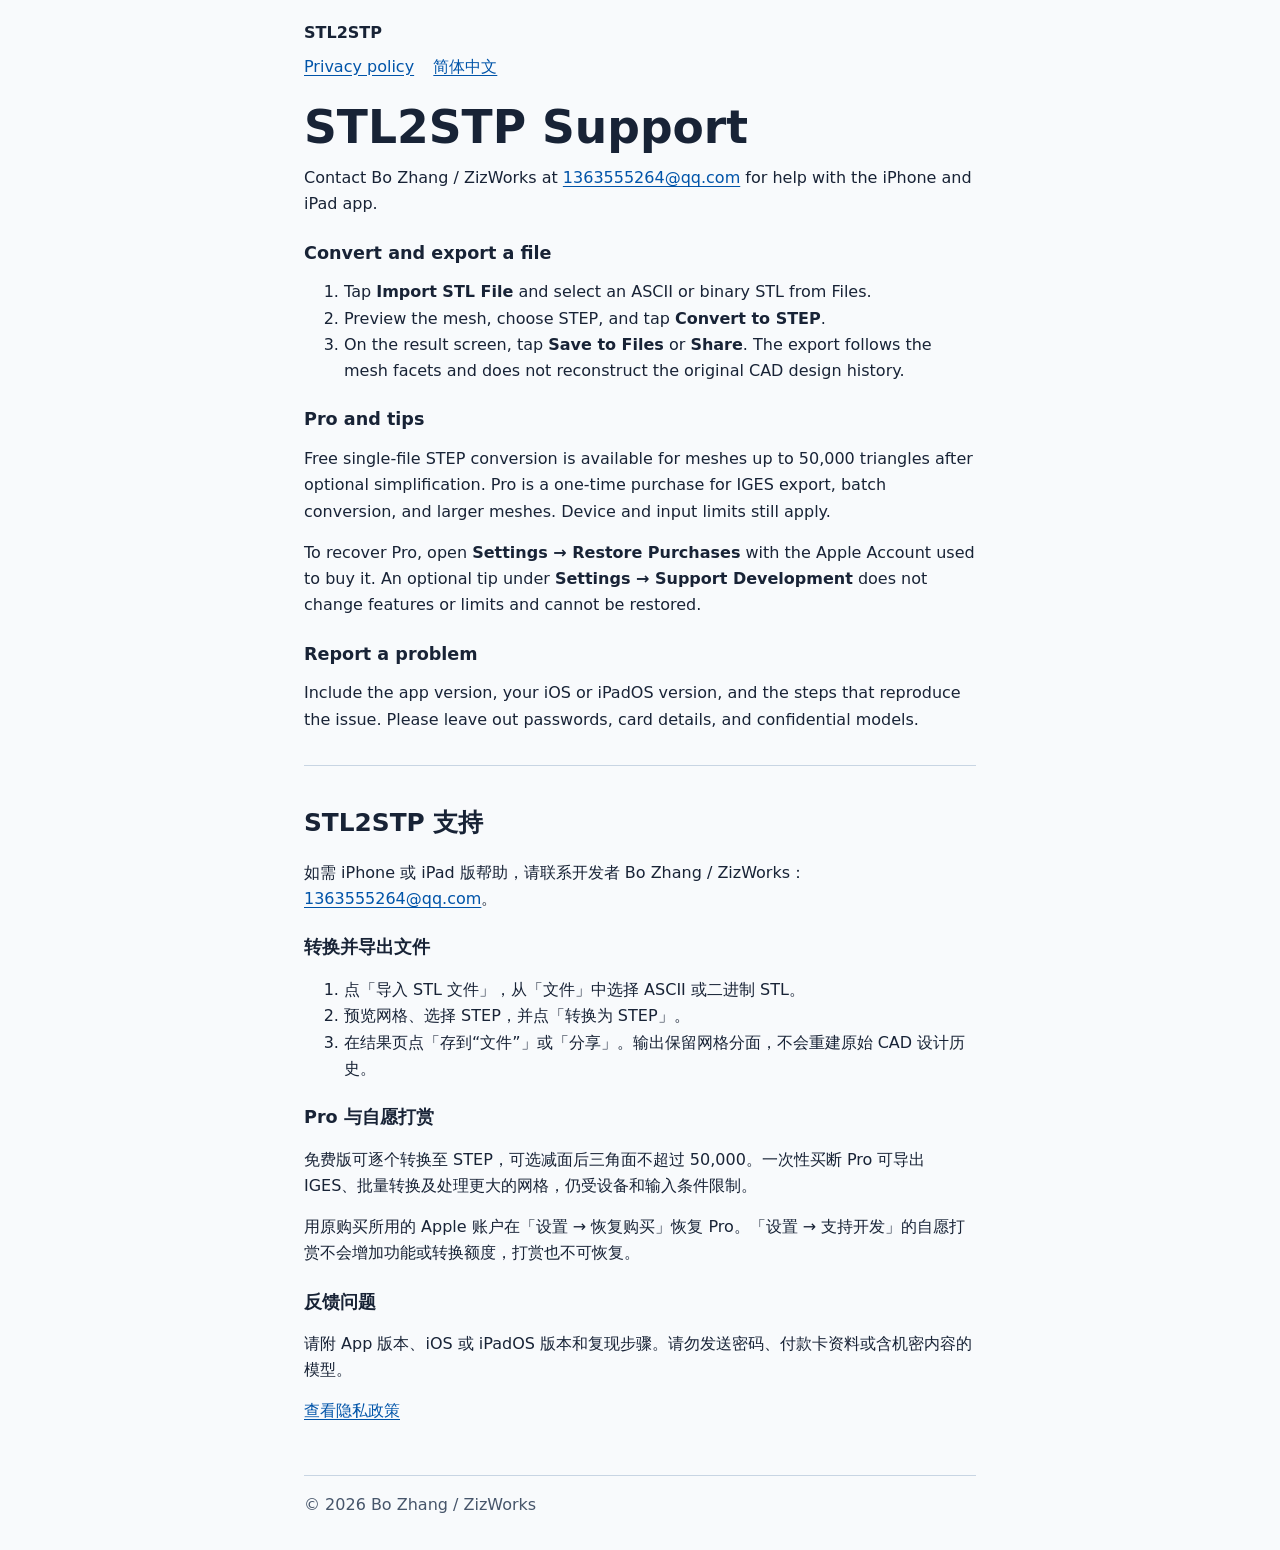
<file: index.html>
<!doctype html>
<html lang="en">
<head>
  <meta charset="utf-8">
  <meta name="viewport" content="width=device-width, initial-scale=1">
  <meta name="description" content="Help with STL file conversion, exports and purchases in STL2STP for iOS.">
  <link rel="stylesheet" href="style.css">
  <title>Support | STL2STP</title>
</head>
<body>
  <header>
    <p>STL2STP</p>
    <nav aria-label="Site navigation">
      <a href="privacy.html">Privacy policy</a>
      <a href="#zh" lang="zh-Hans">简体中文</a>
    </nav>
  </header>
  <main>
    <section aria-labelledby="support-en">
      <h1 id="support-en">STL2STP Support</h1>
      <p>Contact Bo Zhang / ZizWorks at <a href="mailto:1363555264@qq.com">1363555264@qq.com</a> for help with the iPhone and iPad app.</p>

      <h2>Convert and export a file</h2>
      <ol>
        <li>Tap <strong>Import STL File</strong> and select an ASCII or binary STL from Files.</li>
        <li>Preview the mesh, choose STEP, and tap <strong>Convert to STEP</strong>.</li>
        <li>On the result screen, tap <strong>Save to Files</strong> or <strong>Share</strong>. The export follows the mesh facets and does not reconstruct the original CAD design history.</li>
      </ol>

      <h2>Pro and tips</h2>
      <p>Free single-file STEP conversion is available for meshes up to 50,000 triangles after optional simplification. Pro is a one-time purchase for IGES export, batch conversion, and larger meshes. Device and input limits still apply.</p>
      <p>To recover Pro, open <strong>Settings → Restore Purchases</strong> with the Apple Account used to buy it. An optional tip under <strong>Settings → Support Development</strong> does not change features or limits and cannot be restored.</p>

      <h2>Report a problem</h2>
      <p>Include the app version, your iOS or iPadOS version, and the steps that reproduce the issue. Please leave out passwords, card details, and confidential models.</p>
    </section>

    <section id="zh" lang="zh-Hans" aria-labelledby="support-zh">
      <h2 id="support-zh">STL2STP 支持</h2>
      <p>如需 iPhone 或 iPad 版帮助，请联系开发者 Bo Zhang / ZizWorks：<a href="mailto:1363555264@qq.com">1363555264@qq.com</a>。</p>

      <h3>转换并导出文件</h3>
      <ol>
        <li>点「导入 STL 文件」，从「文件」中选择 ASCII 或二进制 STL。</li>
        <li>预览网格、选择 STEP，并点「转换为 STEP」。</li>
        <li>在结果页点「存到“文件”」或「分享」。输出保留网格分面，不会重建原始 CAD 设计历史。</li>
      </ol>

      <h3>Pro 与自愿打赏</h3>
      <p>免费版可逐个转换至 STEP，可选减面后三角面不超过 50,000。一次性买断 Pro 可导出 IGES、批量转换及处理更大的网格，仍受设备和输入条件限制。</p>
      <p>用原购买所用的 Apple 账户在「设置 → 恢复购买」恢复 Pro。「设置 → 支持开发」的自愿打赏不会增加功能或转换额度，打赏也不可恢复。</p>

      <h3>反馈问题</h3>
      <p>请附 App 版本、iOS 或 iPadOS 版本和复现步骤。请勿发送密码、付款卡资料或含机密内容的模型。</p>
      <p><a href="privacy.html#zh">查看隐私政策</a></p>
    </section>
  </main>
  <footer><p>© 2026 Bo Zhang / ZizWorks</p></footer>
</body>
</html>
</file>
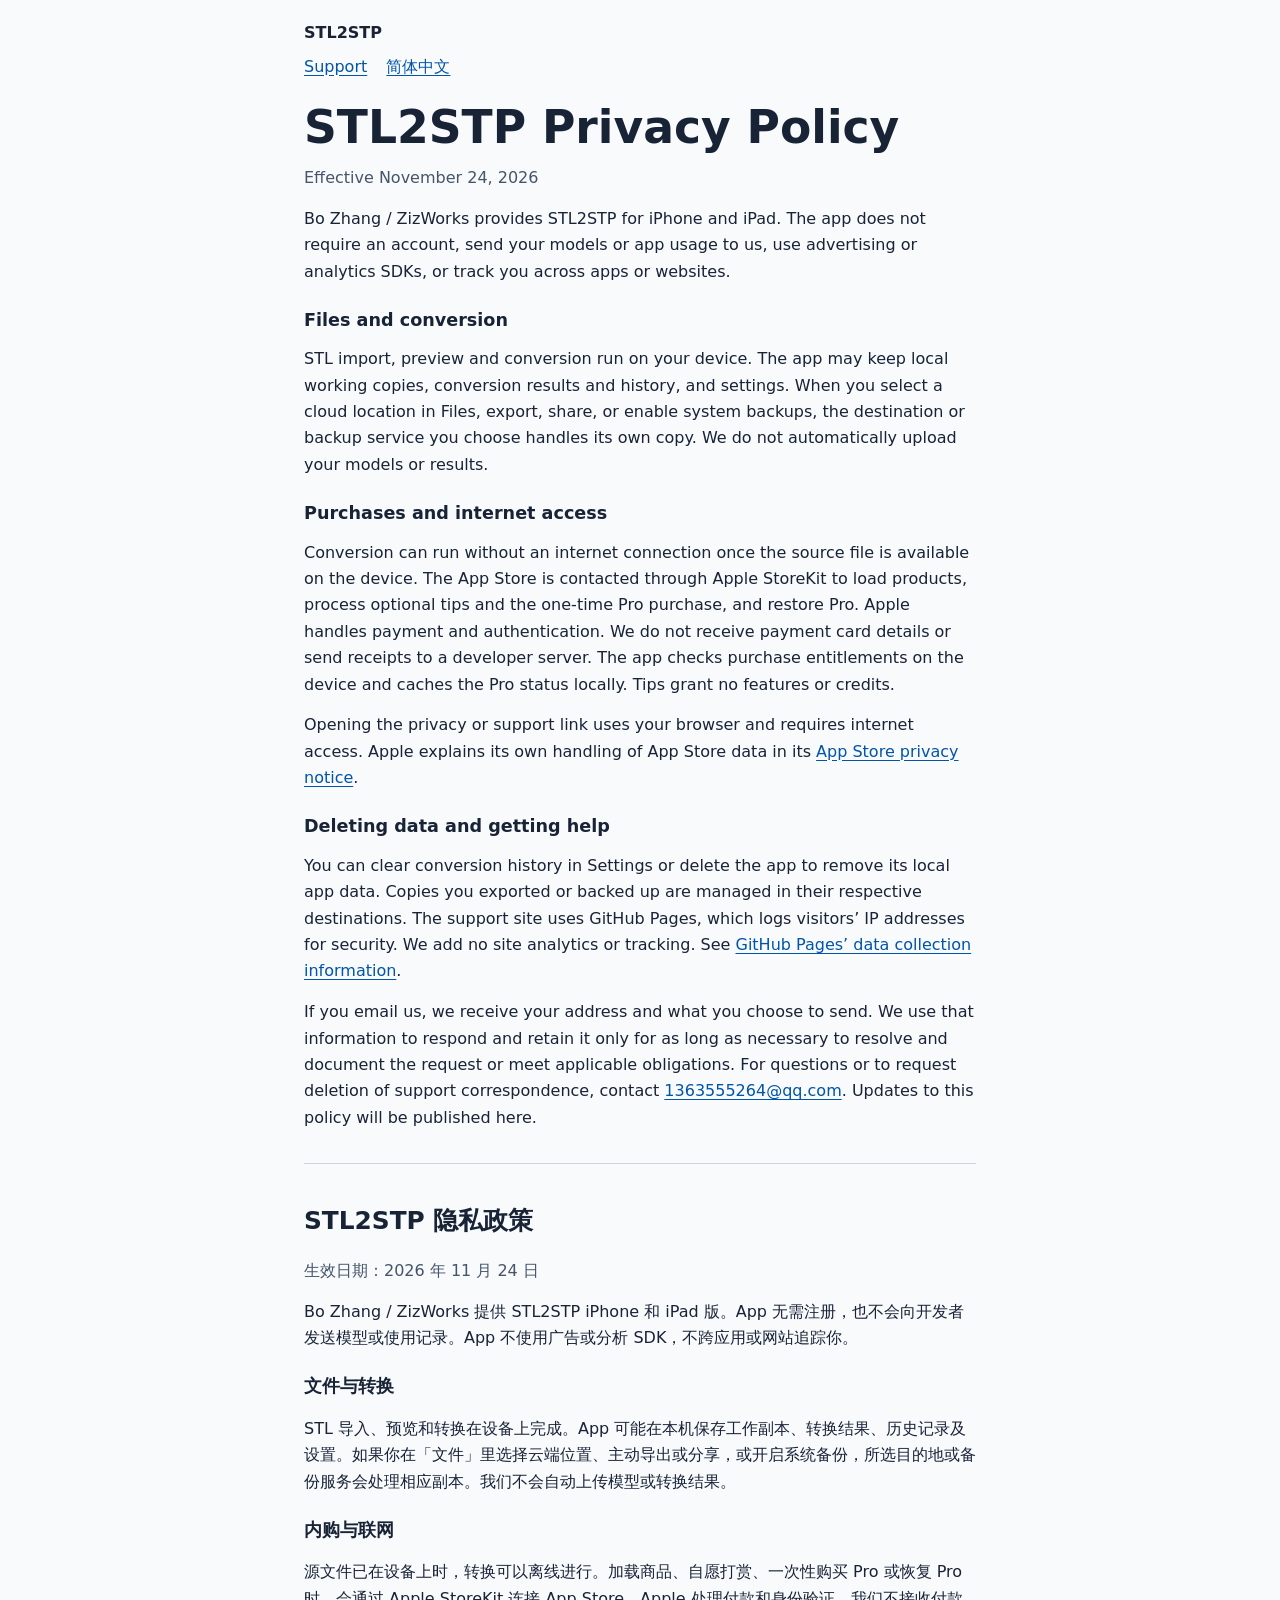
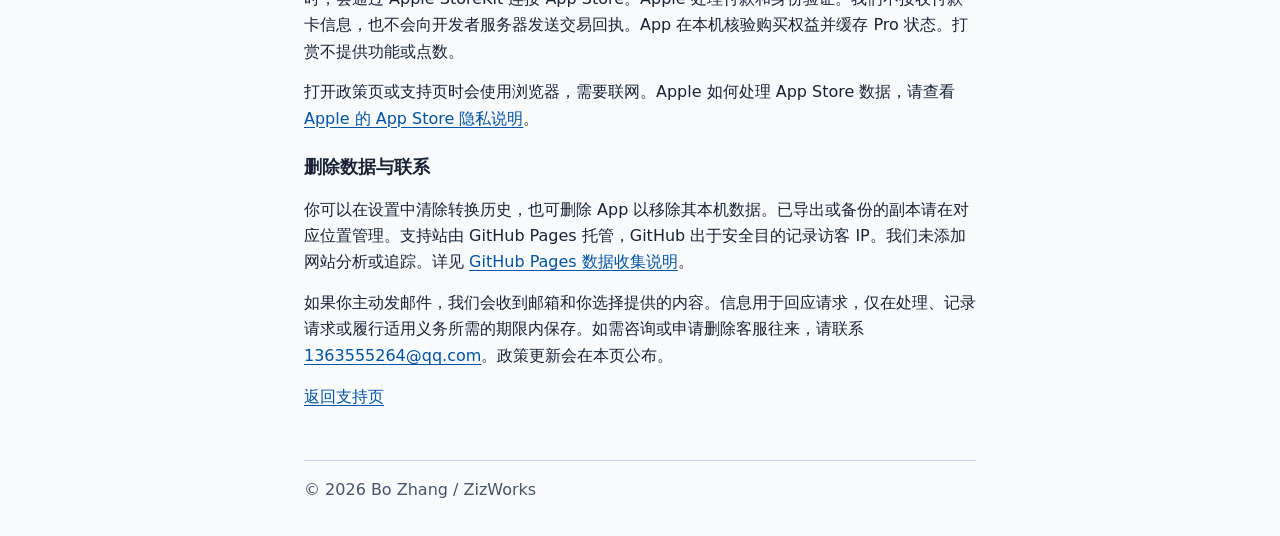
<file: privacy.html>
<!doctype html>
<html lang="en">
<head>
  <meta charset="utf-8">
  <meta name="viewport" content="width=device-width, initial-scale=1">
  <meta name="description" content="How the STL2STP iOS app and its support website handle files, purchases and data.">
  <link rel="stylesheet" href="style.css">
  <title>Privacy Policy | STL2STP</title>
</head>
<body>
  <header>
    <p>STL2STP</p>
    <nav aria-label="Site navigation">
      <a href="./">Support</a>
      <a href="#zh" lang="zh-Hans">简体中文</a>
    </nav>
  </header>
  <main>
    <section aria-labelledby="privacy-en">
      <h1 id="privacy-en">STL2STP Privacy Policy</h1>
      <p class="date">Effective <time datetime="2026-11-24">November 24, 2026</time></p>
      <p>Bo Zhang / ZizWorks provides STL2STP for iPhone and iPad. The app does not require an account, send your models or app usage to us, use advertising or analytics SDKs, or track you across apps or websites.</p>

      <h2>Files and conversion</h2>
      <p>STL import, preview and conversion run on your device. The app may keep local working copies, conversion results and history, and settings. When you select a cloud location in Files, export, share, or enable system backups, the destination or backup service you choose handles its own copy. We do not automatically upload your models or results.</p>

      <h2>Purchases and internet access</h2>
      <p>Conversion can run without an internet connection once the source file is available on the device. The App Store is contacted through Apple StoreKit to load products, process optional tips and the one-time Pro purchase, and restore Pro. Apple handles payment and authentication. We do not receive payment card details or send receipts to a developer server. The app checks purchase entitlements on the device and caches the Pro status locally. Tips grant no features or credits.</p>
      <p>Opening the privacy or support link uses your browser and requires internet access. Apple explains its own handling of App Store data in its <a href="https://www.apple.com/legal/privacy/data/en/app-store/">App Store privacy notice</a>.</p>

      <h2>Deleting data and getting help</h2>
      <p>You can clear conversion history in Settings or delete the app to remove its local app data. Copies you exported or backed up are managed in their respective destinations. The support site uses GitHub Pages, which logs visitors’ IP addresses for security. We add no site analytics or tracking. See <a href="https://docs.github.com/en/pages/getting-started-with-github-pages/what-is-github-pages">GitHub Pages’ data collection information</a>.</p>
      <p>If you email us, we receive your address and what you choose to send. We use that information to respond and retain it only for as long as necessary to resolve and document the request or meet applicable obligations. For questions or to request deletion of support correspondence, contact <a href="mailto:1363555264@qq.com">1363555264@qq.com</a>. Updates to this policy will be published here.</p>
    </section>

    <section id="zh" lang="zh-Hans" aria-labelledby="privacy-zh">
      <h2 id="privacy-zh">STL2STP 隐私政策</h2>
      <p class="date">生效日期：<time datetime="2026-11-24">2026 年 11 月 24 日</time></p>
      <p>Bo Zhang / ZizWorks 提供 STL2STP iPhone 和 iPad 版。App 无需注册，也不会向开发者发送模型或使用记录。App 不使用广告或分析 SDK，不跨应用或网站追踪你。</p>

      <h3>文件与转换</h3>
      <p>STL 导入、预览和转换在设备上完成。App 可能在本机保存工作副本、转换结果、历史记录及设置。如果你在「文件」里选择云端位置、主动导出或分享，或开启系统备份，所选目的地或备份服务会处理相应副本。我们不会自动上传模型或转换结果。</p>

      <h3>内购与联网</h3>
      <p>源文件已在设备上时，转换可以离线进行。加载商品、自愿打赏、一次性购买 Pro 或恢复 Pro 时，会通过 Apple StoreKit 连接 App Store。Apple 处理付款和身份验证。我们不接收付款卡信息，也不会向开发者服务器发送交易回执。App 在本机核验购买权益并缓存 Pro 状态。打赏不提供功能或点数。</p>
      <p>打开政策页或支持页时会使用浏览器，需要联网。Apple 如何处理 App Store 数据，请查看 <a href="https://www.apple.com/legal/privacy/data/zh-cn/app-store/">Apple 的 App Store 隐私说明</a>。</p>

      <h3>删除数据与联系</h3>
      <p>你可以在设置中清除转换历史，也可删除 App 以移除其本机数据。已导出或备份的副本请在对应位置管理。支持站由 GitHub Pages 托管，GitHub 出于安全目的记录访客 IP。我们未添加网站分析或追踪。详见 <a href="https://docs.github.com/en/pages/getting-started-with-github-pages/what-is-github-pages">GitHub Pages 数据收集说明</a>。</p>
      <p>如果你主动发邮件，我们会收到邮箱和你选择提供的内容。信息用于回应请求，仅在处理、记录请求或履行适用义务所需的期限内保存。如需咨询或申请删除客服往来，请联系 <a href="mailto:1363555264@qq.com">1363555264@qq.com</a>。政策更新会在本页公布。</p>
      <p><a href="./#zh">返回支持页</a></p>
    </section>
  </main>
  <footer><p>© 2026 Bo Zhang / ZizWorks</p></footer>
</body>
</html>
</file>
<file: style.css>
:root {
  color-scheme: light dark;
  --bg: #f8fafc;
  --ink: #182336;
  --muted: #46556a;
  --line: #c8d5e3;
  --link: #0054a9;
}

@media (prefers-color-scheme: dark) {
  :root {
    --bg: #121923;
    --ink: #eef5ff;
    --muted: #c0cee1;
    --line: #45546a;
    --link: #9acaff;
  }
}

* { box-sizing: border-box; }
body {
  margin: 0;
  background: var(--bg);
  color: var(--ink);
  font: 1rem/1.65 system-ui, sans-serif;
}
header, main, footer {
  max-width: 47rem;
  margin-inline: auto;
  padding-inline: clamp(1rem, 5vw, 2.5rem);
}

header { padding-block: 1.25rem; }
header p, footer p { margin: 0; }
header p { font-weight: 700; }
nav { display: flex; flex-wrap: wrap; gap: .2rem 1.2rem; margin-top: .45rem; }
h1, h2, h3 { line-height: 1.25; }
h1 { margin: 0 0 .5rem; font-size: clamp(1.9rem, 6vw, 2.85rem); }
h2 { font-size: 1.55rem; }
h3 { margin-top: 1.55rem; font-size: 1.1rem; }
p, ol { margin: .5rem 0 .9rem; }
a { color: var(--link); text-underline-offset: .19em; overflow-wrap: anywhere; }
section { scroll-margin-top: 1rem; }
section + section { border-top: 1px solid var(--line); margin-top: 2rem; padding-top: 1.35rem; }
.date, footer { color: var(--muted); }
footer { margin-top: 2rem; padding-block: 1.15rem 2rem; }
footer p { border-top: 1px solid var(--line); padding-top: 1rem; }

section:first-child h2 { margin-top: 1.55rem; font-size: 1.1rem; }
</file>
